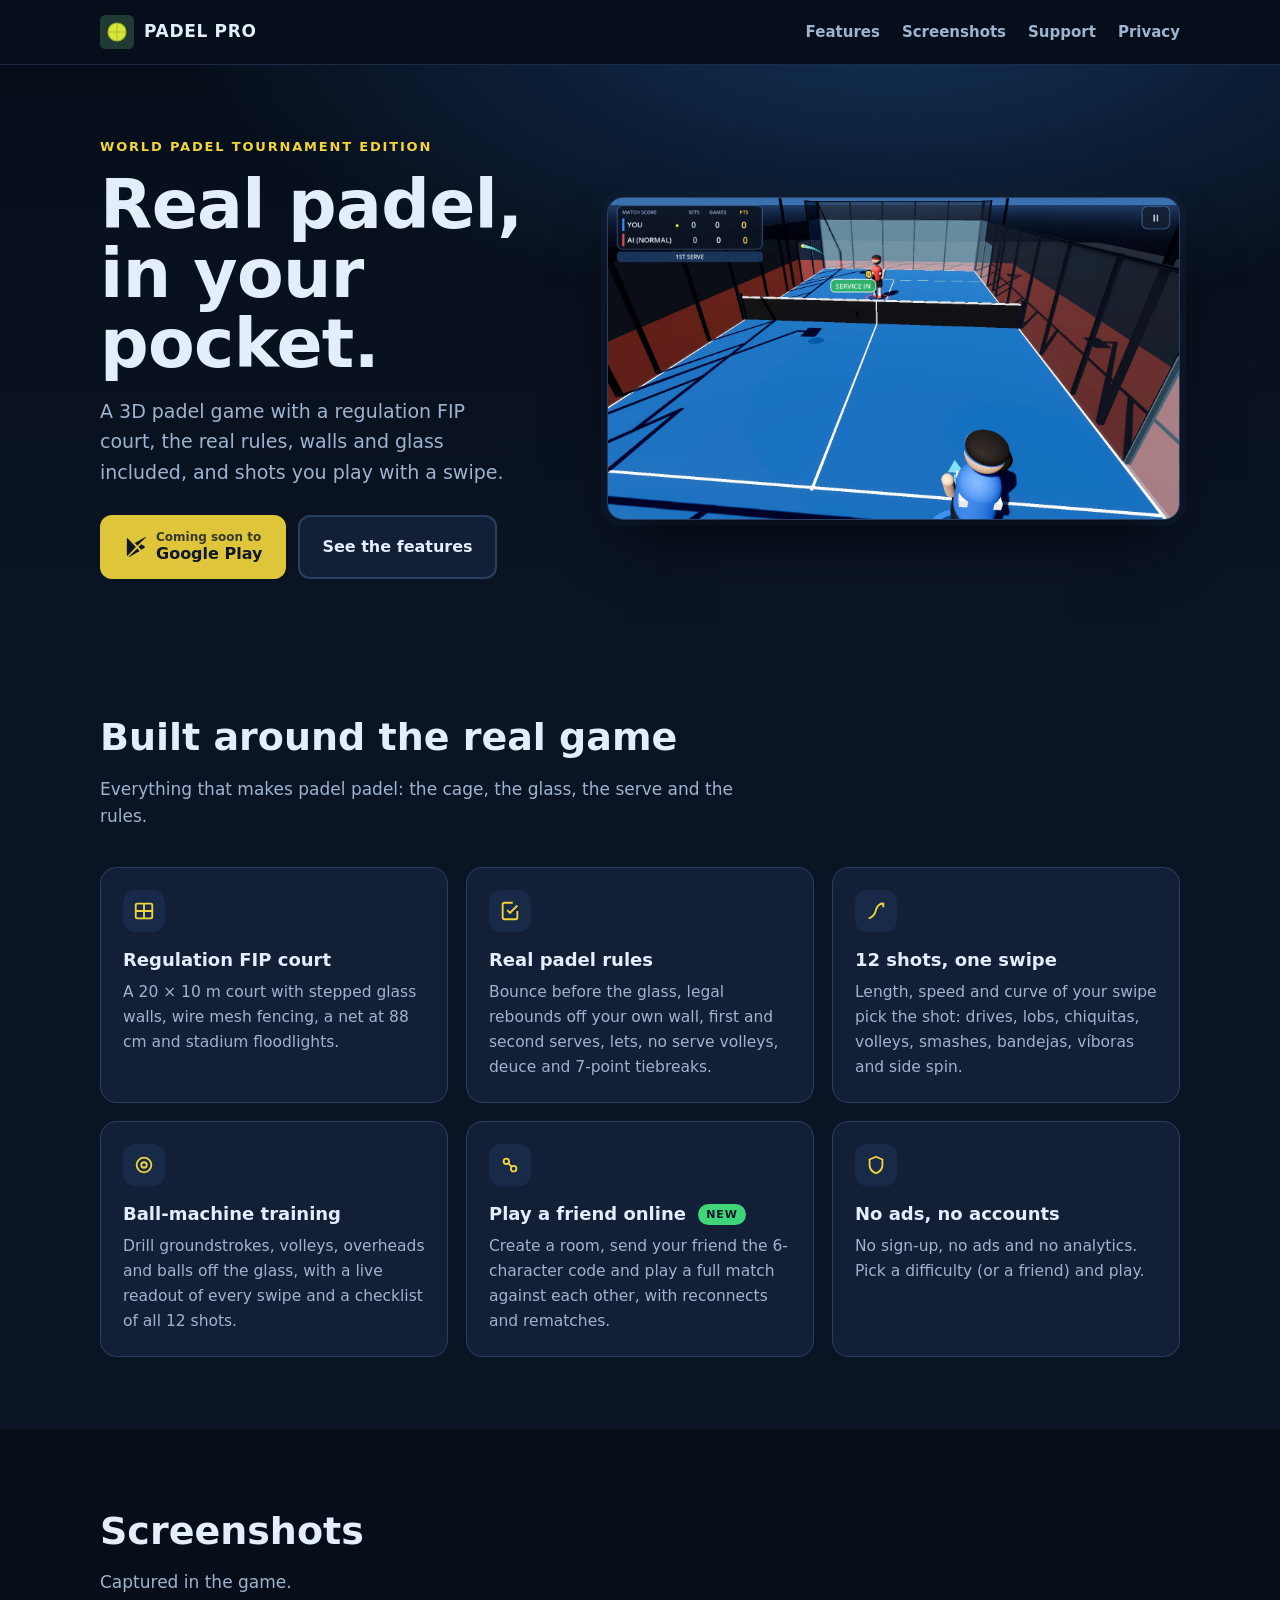
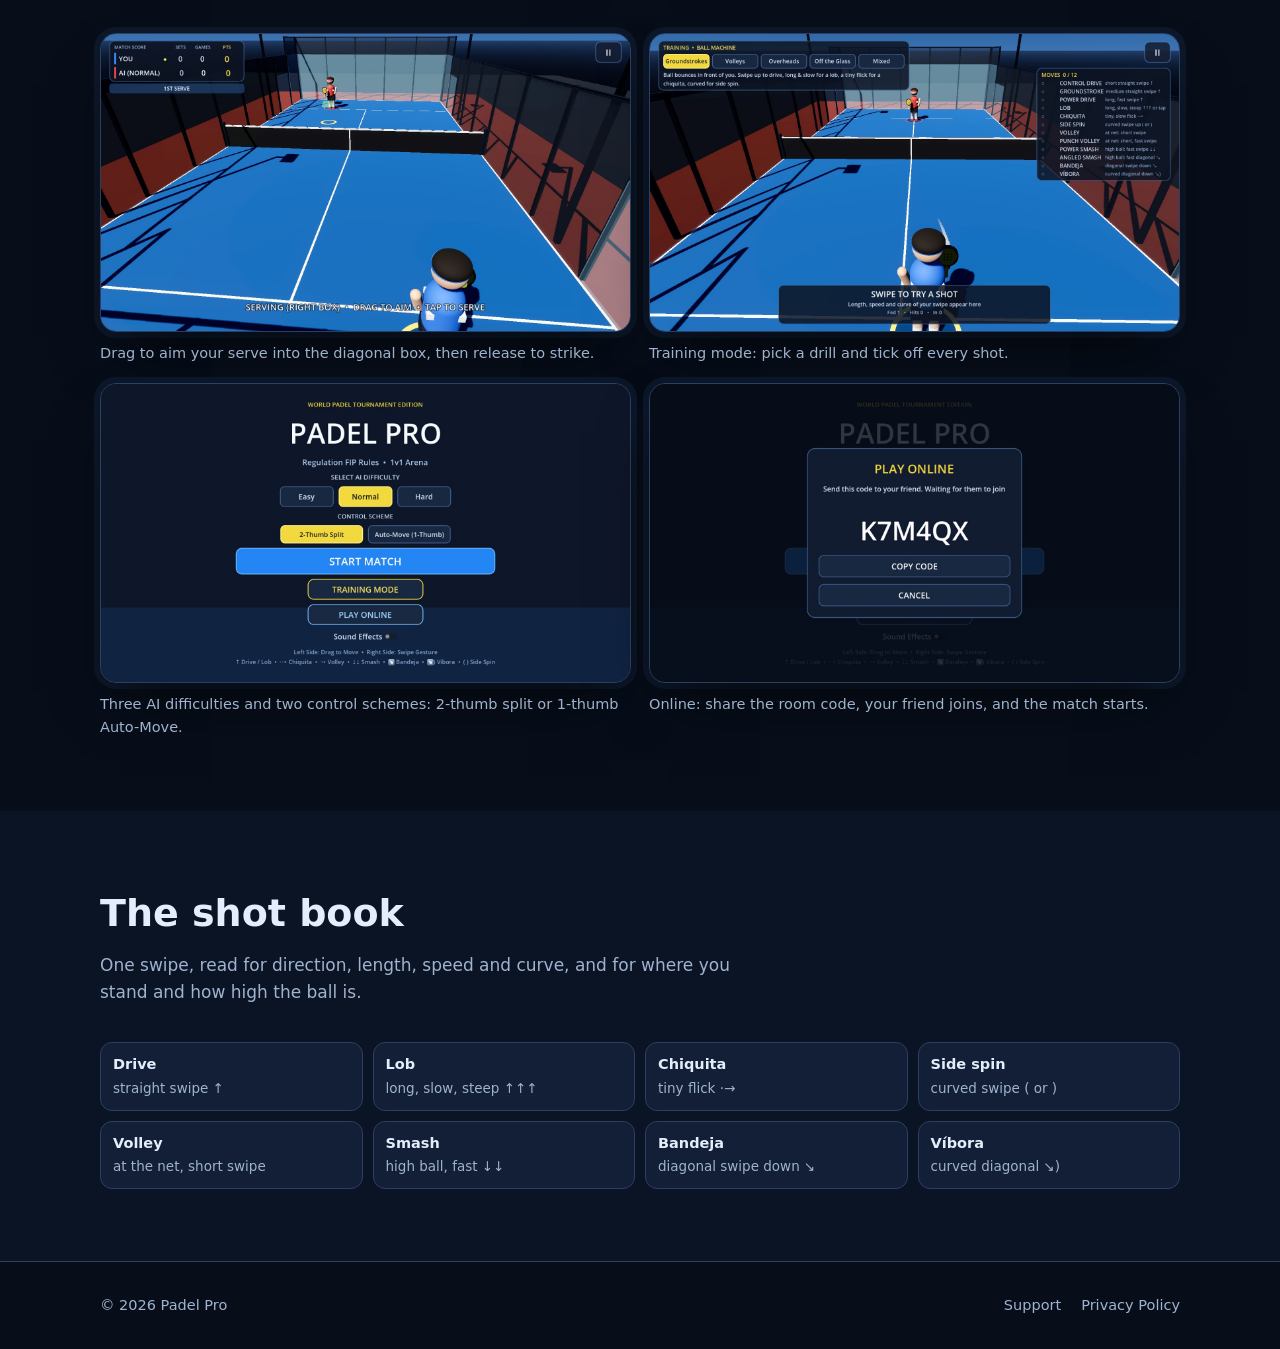
<file: index.html>
<!doctype html>
<html lang="en">
<head>
  <meta charset="utf-8">
  <meta name="viewport" content="width=device-width, initial-scale=1">
  <title>Padel Pro — Regulation padel on your phone</title>
  <meta name="description" content="Padel Pro is a 3D padel game for Android: a regulation FIP court, real padel rules, swipe-to-play shots, a ball-machine training mode and online matches with friends.">
  <meta name="theme-color" content="#070e1a">
  <link rel="icon" href="assets/img/icon.svg" type="image/svg+xml">
  <meta property="og:type" content="website">
  <meta property="og:title" content="Padel Pro — Regulation padel on your phone">
  <meta property="og:description" content="Real padel rules, swipe-to-play shots, a ball-machine training mode and online matches with friends.">
  <meta property="og:image" content="assets/img/rally.jpg">
  <link rel="stylesheet" href="assets/css/styles.css">
</head>
<body>
  <header class="site-header">
    <div class="wrap">
      <a class="brand" href="./"><img src="assets/img/icon.svg" alt="" width="34" height="34">PADEL PRO</a>
      <nav class="nav" aria-label="Main">
        <a class="hide-sm" href="#features">Features</a>
        <a class="hide-sm" href="#screenshots">Screenshots</a>
        <a href="support.html">Support</a>
        <a href="privacy.html">Privacy</a>
      </nav>
    </div>
  </header>

  <main>
    <section class="hero">
      <div class="wrap">
        <div>
          <p class="eyebrow">World Padel Tournament Edition</p>
          <h1>Real padel,<br>in your pocket.</h1>
          <p class="lead">A 3D padel game with a regulation FIP court, the real rules, walls and glass included, and shots you play with a swipe.</p>
          <div class="actions">
            <!-- Switch to the live listing once published:
                 https://play.google.com/store/apps/details?id=com.quartzodev.padelmaniac -->
            <a class="btn btn-primary" aria-disabled="true" role="link">
              <svg width="22" height="22" viewBox="0 0 24 24" aria-hidden="true"><path fill="currentColor" d="M3.6 2.2c-.3.3-.5.8-.5 1.4v16.8c0 .6.2 1.1.5 1.4l9.4-9.8L3.6 2.2Zm10.9 11.3 2.7 2.8-11 6.3c-.5.3-1 .3-1.4.2l9.7-9.3Zm0-3 9.7-9.3c-.4-.1-.9 0-1.4.2l-11 6.3 2.7 2.8Zm1.4 1.5 2.9-3 3.2 1.8c1 .6 1 1.8 0 2.4L18.8 15l-2.9-3Z"/></svg>
              <span class="label"><small>Coming soon to</small>Google Play</span>
            </a>
            <a class="btn btn-ghost" href="#features">See the features</a>
          </div>
        </div>
        <div class="shot">
          <img src="assets/img/rally.jpg" alt="A rally on the blue padel court: the opponent returns the serve while the scorebug shows the match score and a SERVICE IN call." width="1600" height="900">
        </div>
      </div>
    </section>

    <section id="features">
      <div class="wrap">
        <h2 class="section-title">Built around the real game</h2>
        <p class="section-lead">Everything that makes padel padel: the cage, the glass, the serve and the rules.</p>
        <div class="features">
          <article class="feature">
            <div class="icon"><svg viewBox="0 0 24 24" fill="none" stroke="currentColor" stroke-width="2" aria-hidden="true"><rect x="3" y="4" width="18" height="16" rx="1.5"/><path d="M3 12h18M12 4v16"/></svg></div>
            <h3>Regulation FIP court</h3>
            <p>A 20 × 10 m court with stepped glass walls, wire mesh fencing, a net at 88 cm and stadium floodlights.</p>
          </article>
          <article class="feature">
            <div class="icon"><svg viewBox="0 0 24 24" fill="none" stroke="currentColor" stroke-width="2" aria-hidden="true"><path d="M9 11l3 3 8-8"/><path d="M20 12v7a2 2 0 0 1-2 2H6a2 2 0 0 1-2-2V5a2 2 0 0 1 2-2h9"/></svg></div>
            <h3>Real padel rules</h3>
            <p>Bounce before the glass, legal rebounds off your own wall, first and second serves, lets, no serve volleys, deuce and 7-point tiebreaks.</p>
          </article>
          <article class="feature">
            <div class="icon"><svg viewBox="0 0 24 24" fill="none" stroke="currentColor" stroke-width="2" aria-hidden="true"><path d="M4 20c4-1 7-5 8-9s4-7 8-7"/><path d="M16 4h4v4"/></svg></div>
            <h3>12 shots, one swipe</h3>
            <p>Length, speed and curve of your swipe pick the shot: drives, lobs, chiquitas, volleys, smashes, bandejas, víboras and side spin.</p>
          </article>
          <article class="feature">
            <div class="icon"><svg viewBox="0 0 24 24" fill="none" stroke="currentColor" stroke-width="2" aria-hidden="true"><circle cx="12" cy="12" r="8"/><circle cx="12" cy="12" r="3"/></svg></div>
            <h3>Ball-machine training</h3>
            <p>Drill groundstrokes, volleys, overheads and balls off the glass, with a live readout of every swipe and a checklist of all 12 shots.</p>
          </article>
          <article class="feature">
            <div class="icon"><svg viewBox="0 0 24 24" fill="none" stroke="currentColor" stroke-width="2" aria-hidden="true"><circle cx="8" cy="8" r="3"/><circle cx="16" cy="16" r="3"/><path d="M10.5 10.5l3 3"/></svg></div>
            <h3>Play a friend online <span class="tag">New</span></h3>
            <p>Create a room, send your friend the 6-character code and play a full match against each other, with reconnects and rematches.</p>
          </article>
          <article class="feature">
            <div class="icon"><svg viewBox="0 0 24 24" fill="none" stroke="currentColor" stroke-width="2" aria-hidden="true"><path d="M12 3l7 3v6c0 4-3 7.5-7 9-4-1.5-7-5-7-9V6l7-3z"/></svg></div>
            <h3>No ads, no accounts</h3>
            <p>No sign-up, no ads and no analytics. Pick a difficulty (or a friend) and play.</p>
          </article>
        </div>
      </div>
    </section>

    <section id="screenshots" class="alt">
      <div class="wrap">
        <h2 class="section-title">Screenshots</h2>
        <p class="section-lead">Captured in the game.</p>
        <div class="gallery">
          <figure>
            <div class="shot"><img src="assets/img/serve.jpg" alt="Serving: a yellow target ring and light beam mark where the serve will land in the opponent's service box." width="1600" height="900" loading="lazy"></div>
            <figcaption>Drag to aim your serve into the diagonal box, then release to strike.</figcaption>
          </figure>
          <figure>
            <div class="shot"><img src="assets/img/training.jpg" alt="Training mode: drill selector at the top, the 12-shot checklist on the right and the swipe readout at the bottom." width="1600" height="900" loading="lazy"></div>
            <figcaption>Training mode: pick a drill and tick off every shot.</figcaption>
          </figure>
          <figure>
            <div class="shot"><img src="assets/img/menu.jpg" alt="Main menu with difficulty, control scheme, Start Match, Training Mode and Play Online buttons." width="1600" height="900" loading="lazy"></div>
            <figcaption>Three AI difficulties and two control schemes: 2-thumb split or 1-thumb Auto-Move.</figcaption>
          </figure>
          <figure>
            <div class="shot"><img src="assets/img/online.jpg" alt="Play Online panel showing the room code K7M4QX with Copy Code and Cancel buttons." width="1600" height="900" loading="lazy"></div>
            <figcaption>Online: share the room code, your friend joins, and the match starts.</figcaption>
          </figure>
        </div>
      </div>
    </section>

    <section id="shots">
      <div class="wrap">
        <h2 class="section-title">The shot book</h2>
        <p class="section-lead">One swipe, read for direction, length, speed and curve, and for where you stand and how high the ball is.</p>
        <div class="shots-list">
          <div class="chip"><strong>Drive</strong><span>straight swipe ↑</span></div>
          <div class="chip"><strong>Lob</strong><span>long, slow, steep ↑↑↑</span></div>
          <div class="chip"><strong>Chiquita</strong><span>tiny flick ·→</span></div>
          <div class="chip"><strong>Side spin</strong><span>curved swipe ( or )</span></div>
          <div class="chip"><strong>Volley</strong><span>at the net, short swipe</span></div>
          <div class="chip"><strong>Smash</strong><span>high ball, fast ↓↓</span></div>
          <div class="chip"><strong>Bandeja</strong><span>diagonal swipe down ↘</span></div>
          <div class="chip"><strong>Víbora</strong><span>curved diagonal ↘)</span></div>
        </div>
      </div>
    </section>
  </main>

  <footer class="site-footer">
    <div class="wrap">
      <span>© 2026 Padel Pro</span>
      <nav aria-label="Footer">
        <a href="support.html">Support</a>
        <a href="privacy.html">Privacy Policy</a>
      </nav>
    </div>
  </footer>
</body>
</html>
</file>
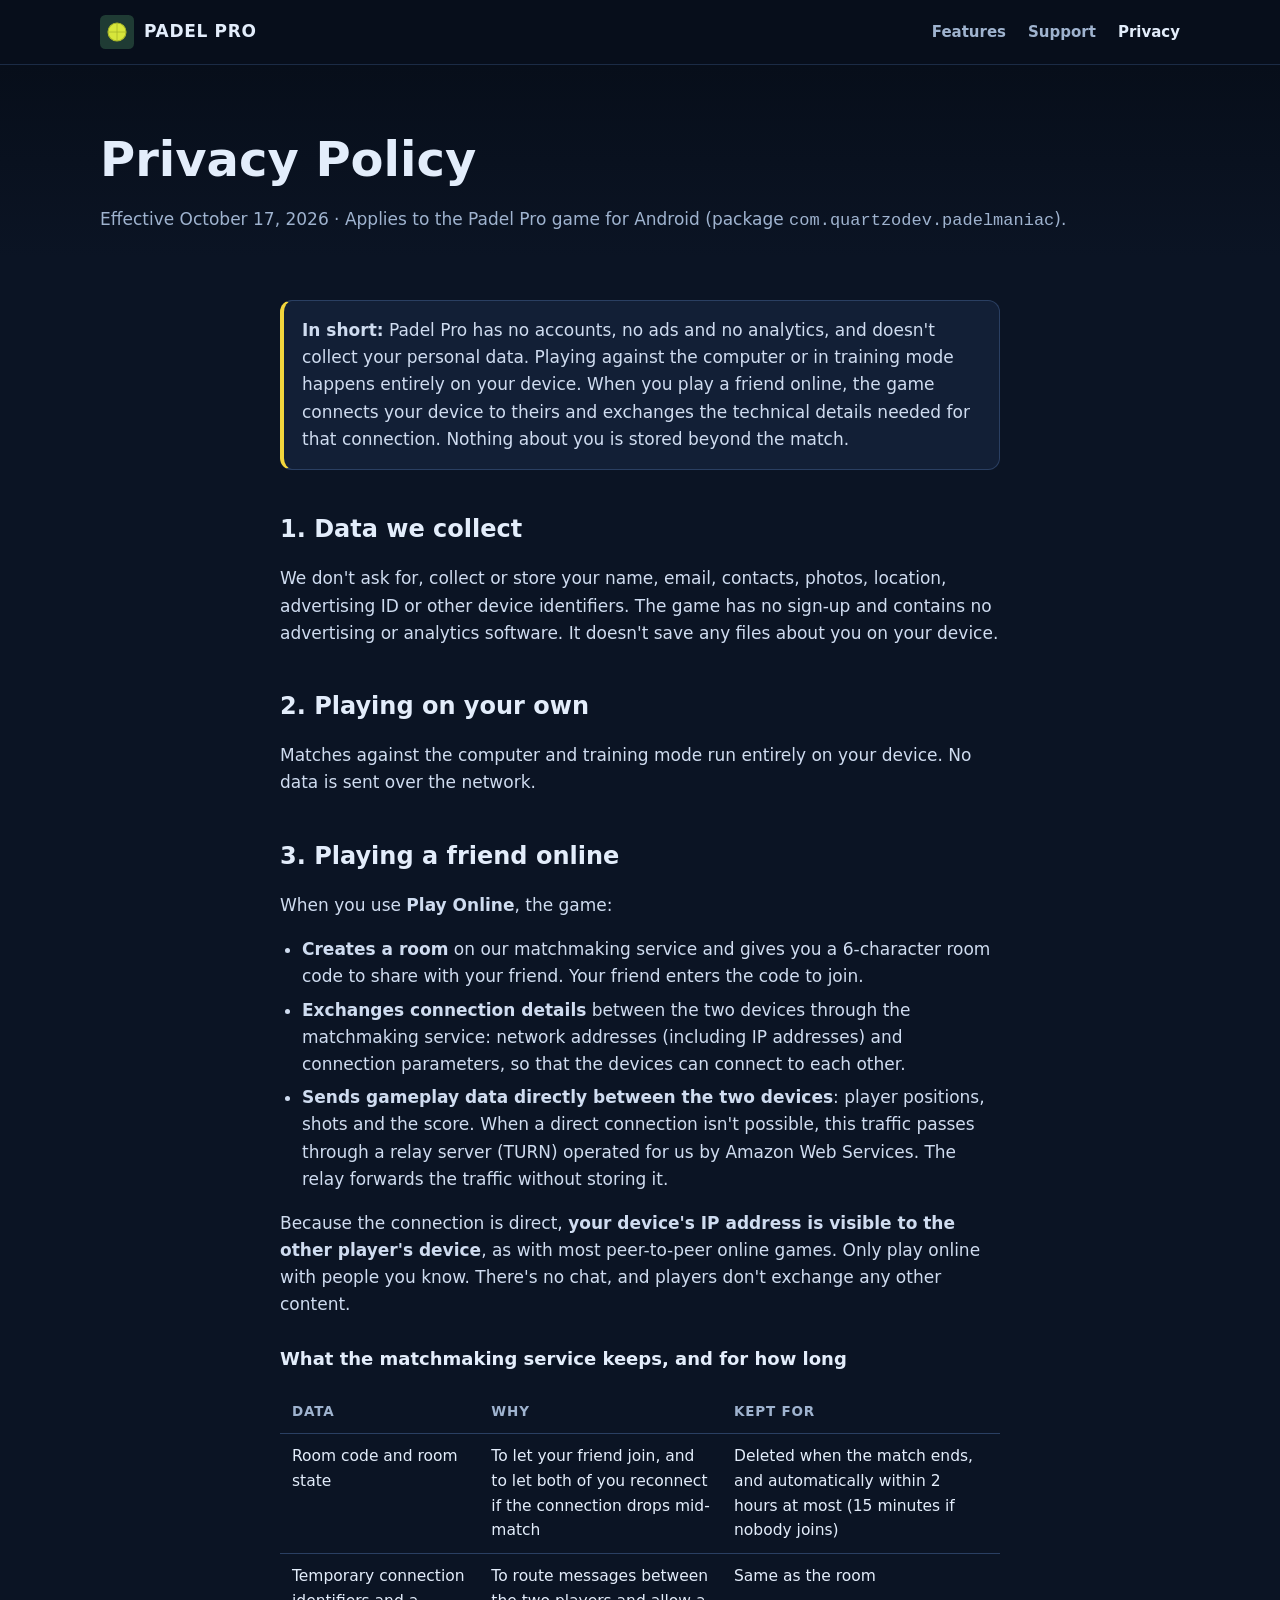
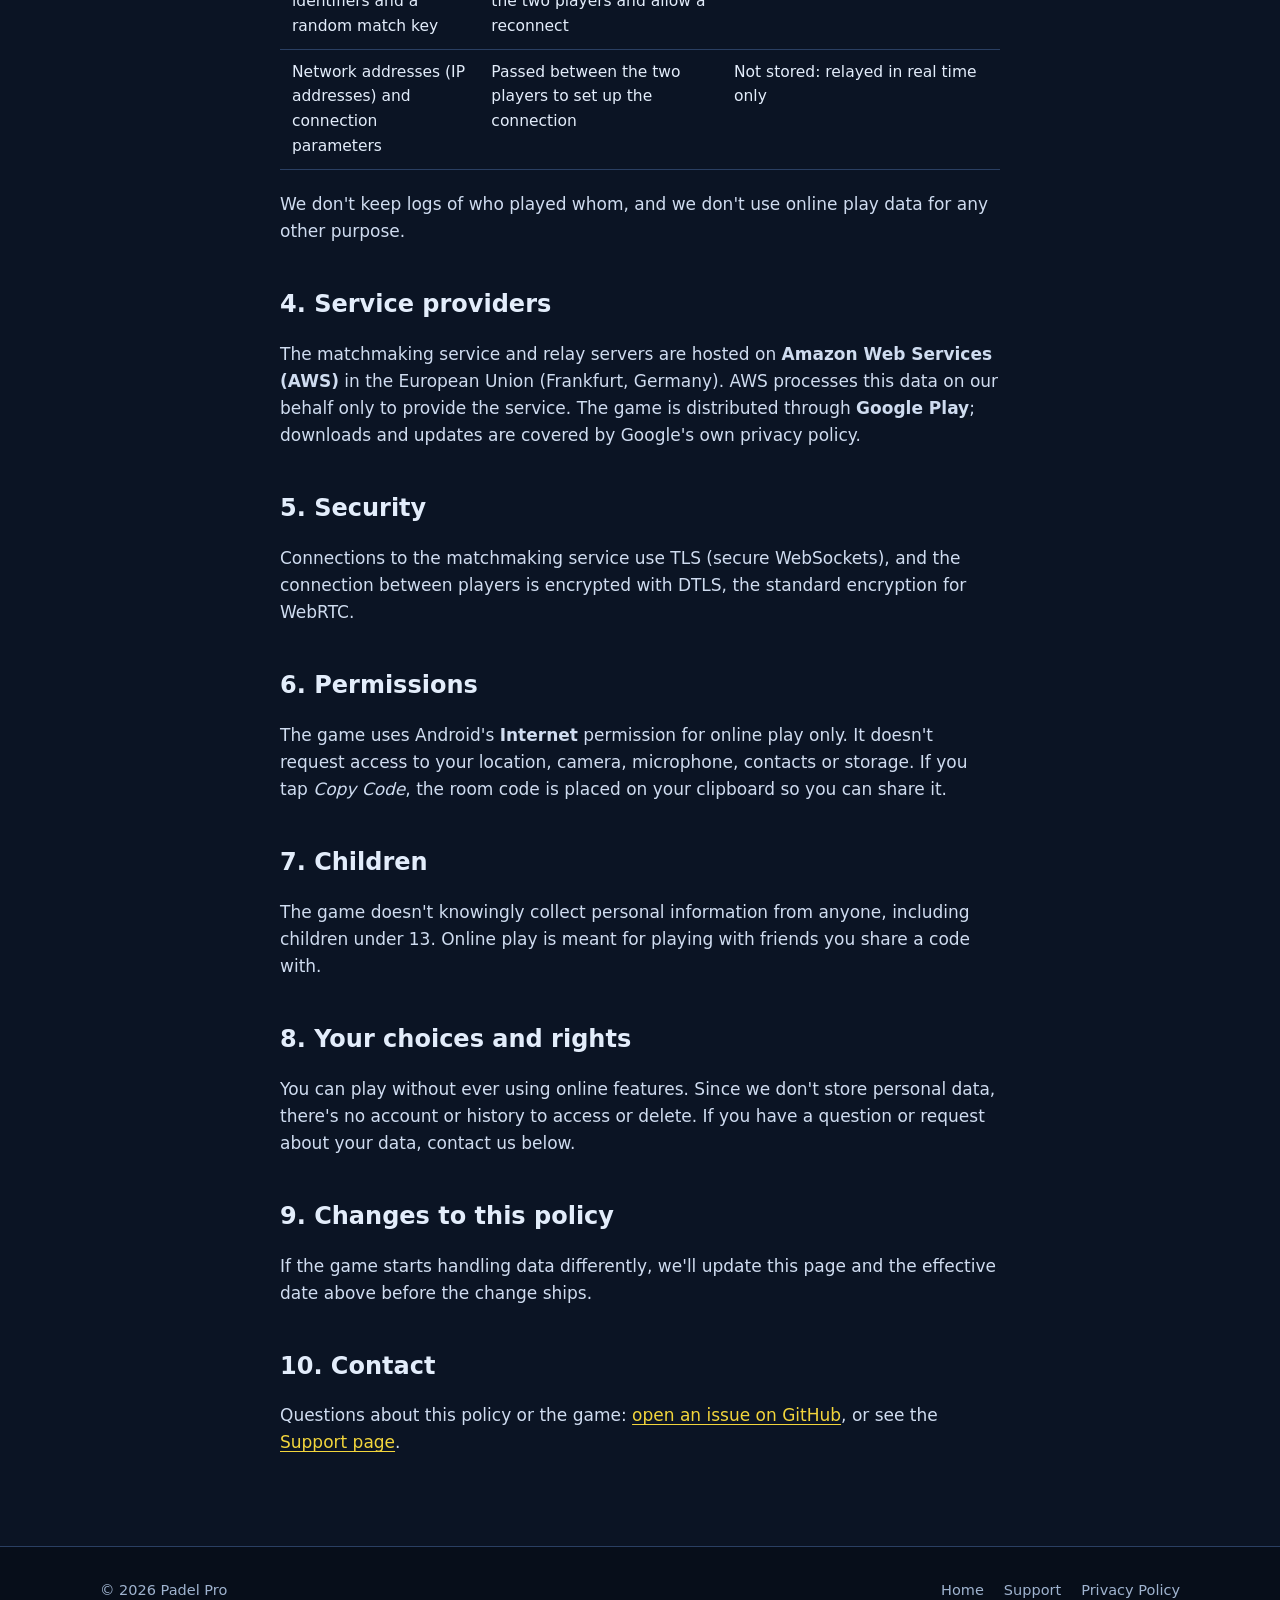
<file: privacy.html>
<!doctype html>
<html lang="en">
<head>
  <meta charset="utf-8">
  <meta name="viewport" content="width=device-width, initial-scale=1">
  <title>Privacy Policy — Padel Pro</title>
  <meta name="description" content="How Padel Pro handles your data: no accounts, no ads, no analytics. What online play exchanges and for how long.">
  <meta name="theme-color" content="#070e1a">
  <link rel="icon" href="assets/img/icon.svg" type="image/svg+xml">
  <link rel="stylesheet" href="assets/css/styles.css">
</head>
<body>
  <header class="site-header">
    <div class="wrap">
      <a class="brand" href="./"><img src="assets/img/icon.svg" alt="" width="34" height="34">PADEL PRO</a>
      <nav class="nav" aria-label="Main">
        <a class="hide-sm" href="./#features">Features</a>
        <a href="support.html">Support</a>
        <a href="privacy.html" aria-current="page">Privacy</a>
      </nav>
    </div>
  </header>

  <main>
    <div class="page-head">
      <div class="wrap">
        <h1>Privacy Policy</h1>
        <p>Effective October 17, 2026 · Applies to the Padel Pro game for Android (package <code>com.quartzodev.padelmaniac</code>).</p>
      </div>
    </div>

    <div class="wrap prose">
      <div class="callout">
        <p><strong>In short:</strong> Padel Pro has no accounts, no ads and no analytics, and doesn't collect your personal data. Playing against the computer or in training mode happens entirely on your device. When you play a friend online, the game connects your device to theirs and exchanges the technical details needed for that connection. Nothing about you is stored beyond the match.</p>
      </div>

      <h2>1. Data we collect</h2>
      <p>We don't ask for, collect or store your name, email, contacts, photos, location, advertising ID or other device identifiers. The game has no sign-up and contains no advertising or analytics software. It doesn't save any files about you on your device.</p>

      <h2>2. Playing on your own</h2>
      <p>Matches against the computer and training mode run entirely on your device. No data is sent over the network.</p>

      <h2>3. Playing a friend online</h2>
      <p>When you use <strong>Play Online</strong>, the game:</p>
      <ul>
        <li><strong>Creates a room</strong> on our matchmaking service and gives you a 6-character room code to share with your friend. Your friend enters the code to join.</li>
        <li><strong>Exchanges connection details</strong> between the two devices through the matchmaking service: network addresses (including IP addresses) and connection parameters, so that the devices can connect to each other.</li>
        <li><strong>Sends gameplay data directly between the two devices</strong>: player positions, shots and the score. When a direct connection isn't possible, this traffic passes through a relay server (TURN) operated for us by Amazon Web Services. The relay forwards the traffic without storing it.</li>
      </ul>
      <p>Because the connection is direct, <strong>your device's IP address is visible to the other player's device</strong>, as with most peer-to-peer online games. Only play online with people you know. There's no chat, and players don't exchange any other content.</p>

      <h3>What the matchmaking service keeps, and for how long</h3>
      <div class="table-scroll">
        <table class="data">
          <thead><tr><th>Data</th><th>Why</th><th>Kept for</th></tr></thead>
          <tbody>
            <tr><td>Room code and room state</td><td>To let your friend join, and to let both of you reconnect if the connection drops mid-match</td><td>Deleted when the match ends, and automatically within 2 hours at most (15 minutes if nobody joins)</td></tr>
            <tr><td>Temporary connection identifiers and a random match key</td><td>To route messages between the two players and allow a reconnect</td><td>Same as the room</td></tr>
            <tr><td>Network addresses (IP addresses) and connection parameters</td><td>Passed between the two players to set up the connection</td><td>Not stored: relayed in real time only</td></tr>
          </tbody>
        </table>
      </div>
      <p>We don't keep logs of who played whom, and we don't use online play data for any other purpose.</p>

      <h2>4. Service providers</h2>
      <p>The matchmaking service and relay servers are hosted on <strong>Amazon Web Services (AWS)</strong> in the European Union (Frankfurt, Germany). AWS processes this data on our behalf only to provide the service. The game is distributed through <strong>Google Play</strong>; downloads and updates are covered by Google's own privacy policy.</p>

      <h2>5. Security</h2>
      <p>Connections to the matchmaking service use TLS (secure WebSockets), and the connection between players is encrypted with DTLS, the standard encryption for WebRTC.</p>

      <h2>6. Permissions</h2>
      <p>The game uses Android's <strong>Internet</strong> permission for online play only. It doesn't request access to your location, camera, microphone, contacts or storage. If you tap <em>Copy Code</em>, the room code is placed on your clipboard so you can share it.</p>

      <h2>7. Children</h2>
      <p>The game doesn't knowingly collect personal information from anyone, including children under 13. Online play is meant for playing with friends you share a code with.</p>

      <h2>8. Your choices and rights</h2>
      <p>You can play without ever using online features. Since we don't store personal data, there's no account or history to access or delete. If you have a question or request about your data, contact us below.</p>

      <h2>9. Changes to this policy</h2>
      <p>If the game starts handling data differently, we'll update this page and the effective date above before the change ships.</p>

      <h2>10. Contact</h2>
      <p>Questions about this policy or the game: <a href="https://github.com/victoraldir/padelmaniac-website/issues">open an issue on GitHub</a>, or see the <a href="support.html">Support page</a>.</p>
    </div>
  </main>

  <footer class="site-footer">
    <div class="wrap">
      <span>© 2026 Padel Pro</span>
      <nav aria-label="Footer">
        <a href="./">Home</a>
        <a href="support.html">Support</a>
        <a href="privacy.html">Privacy Policy</a>
      </nav>
    </div>
  </footer>
</body>
</html>
</file>
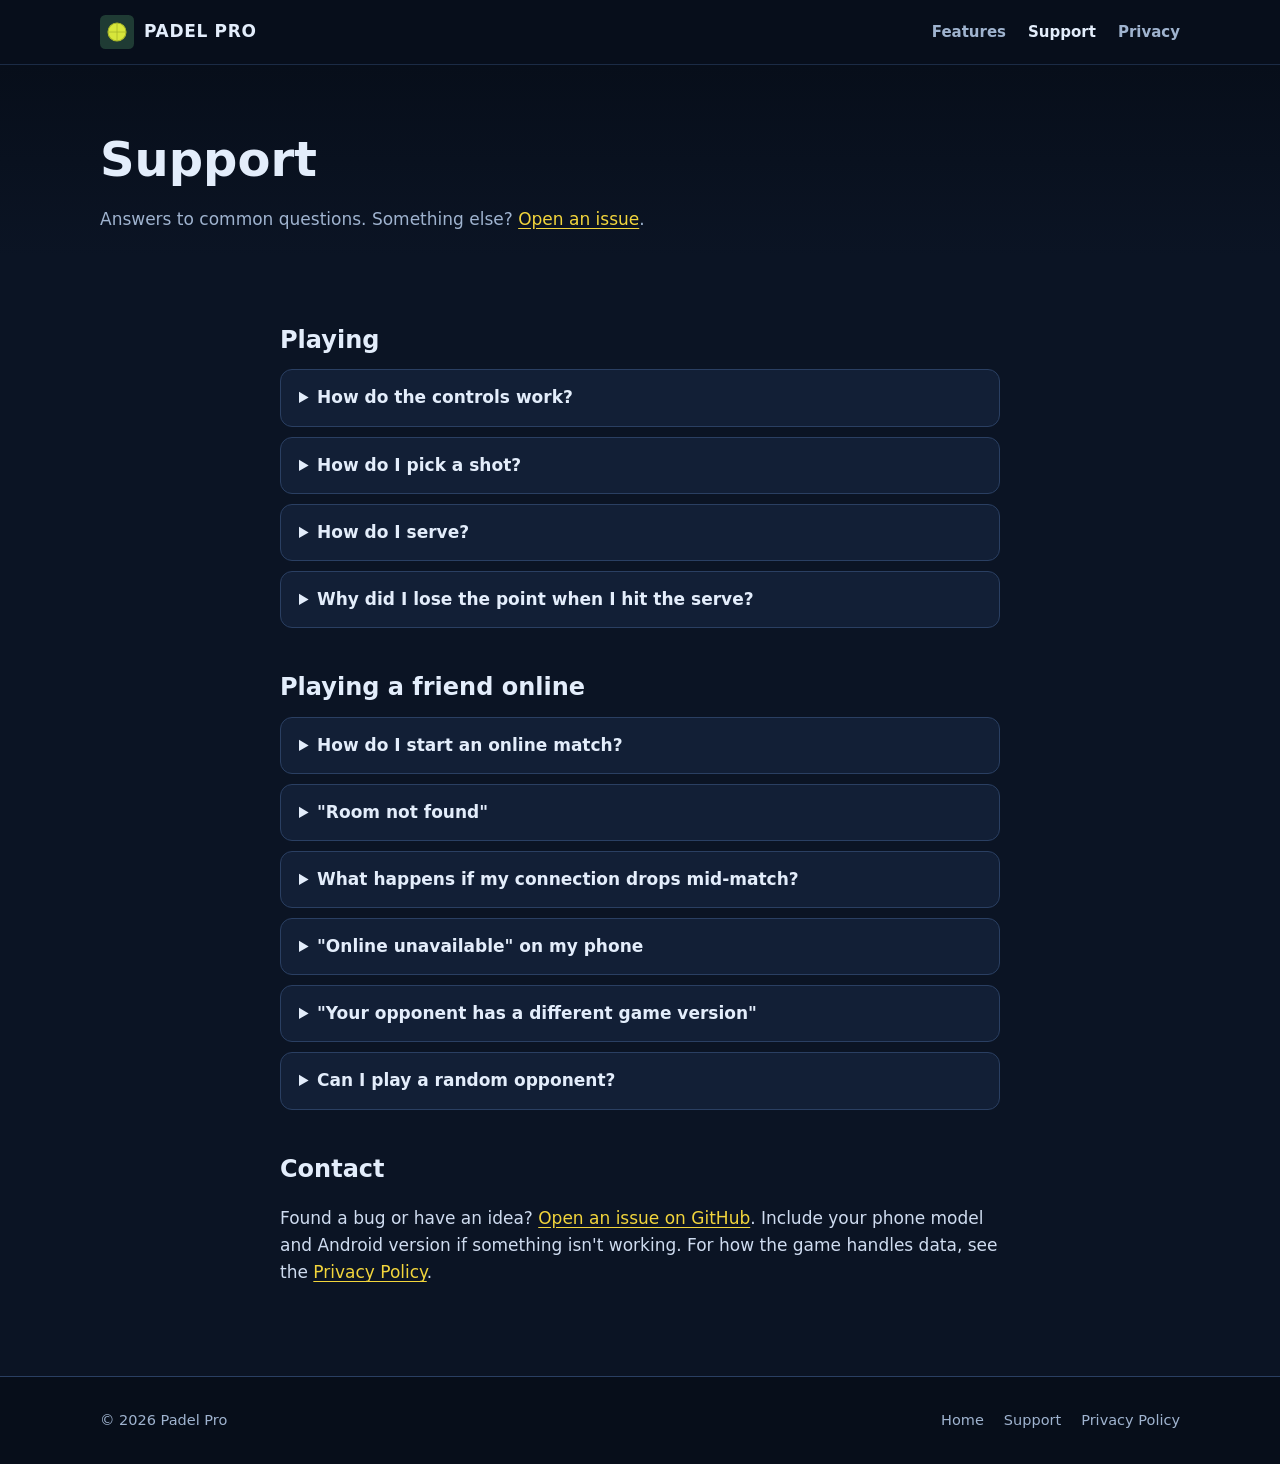
<file: support.html>
<!doctype html>
<html lang="en">
<head>
  <meta charset="utf-8">
  <meta name="viewport" content="width=device-width, initial-scale=1">
  <title>Support — Padel Pro</title>
  <meta name="description" content="Help with Padel Pro: controls, shots, training mode and playing a friend online.">
  <meta name="theme-color" content="#070e1a">
  <link rel="icon" href="assets/img/icon.svg" type="image/svg+xml">
  <link rel="stylesheet" href="assets/css/styles.css">
</head>
<body>
  <header class="site-header">
    <div class="wrap">
      <a class="brand" href="./"><img src="assets/img/icon.svg" alt="" width="34" height="34">PADEL PRO</a>
      <nav class="nav" aria-label="Main">
        <a class="hide-sm" href="./#features">Features</a>
        <a href="support.html" aria-current="page">Support</a>
        <a href="privacy.html">Privacy</a>
      </nav>
    </div>
  </header>

  <main>
    <div class="page-head">
      <div class="wrap">
        <h1>Support</h1>
        <p>Answers to common questions. Something else? <a href="https://github.com/victoraldir/padelmaniac-website/issues">Open an issue</a>.</p>
      </div>
    </div>

    <div class="wrap prose">
      <h2>Playing</h2>
      <details class="faq">
        <summary>How do the controls work?</summary>
        <p>Choose a control scheme on the main menu (you can switch it from the pause screen too):</p>
        <p><strong>2-Thumb Split:</strong> drag on the left half of the screen to move, swipe on the right half to hit.</p>
        <p><strong>Auto-Move (1-Thumb):</strong> your player moves to the ball on their own; swipe anywhere to hit.</p>
      </details>
      <details class="faq">
        <summary>How do I pick a shot?</summary>
        <p>The swipe decides: a straight swipe up is a drive (longer and faster hits harder), a long slow steep swipe is a lob, a tiny flick is a chiquita, and a curved swipe adds side spin. At the net a short swipe volleys. On a high ball, a fast swipe down smashes, a diagonal swipe down plays a bandeja, and a curved diagonal plays a víbora. Training mode shows a live readout of every swipe.</p>
      </details>
      <details class="faq">
        <summary>How do I serve?</summary>
        <p>Drag left or right to move the target ring inside the diagonal service box, then release to serve. You get a first and a second serve. A serve that clips the net and lands in the box is a let.</p>
      </details>
      <details class="faq">
        <summary>Why did I lose the point when I hit the serve?</summary>
        <p>In padel the receiver must let the serve bounce before hitting it. Volleying the serve gives the point to the server.</p>
      </details>

      <h2>Playing a friend online</h2>
      <details class="faq">
        <summary>How do I start an online match?</summary>
        <p>Tap <strong>Play Online → Create Room</strong> and send your friend the 6-character code. They tap <strong>Play Online</strong>, enter the code and tap <strong>Join</strong>. Once you're connected, the player who created the room taps <strong>Start Match</strong>.</p>
      </details>
      <details class="faq">
        <summary>"Room not found"</summary>
        <p>Check the code: codes never contain 0, O, 1, I, L or U. A code works once, and expires if nobody joins within 15 minutes. Ask your friend to create a new room.</p>
      </details>
      <details class="faq">
        <summary>What happens if my connection drops mid-match?</summary>
        <p>Both games pause and show a reconnect countdown. If you're back within 30 seconds, the interrupted point is replayed and the score stays as it was. If you don't make it back in time, the match is forfeited to your opponent.</p>
      </details>
      <details class="faq">
        <summary>"Online unavailable" on my phone</summary>
        <p>Online play needs a 64-bit Android device. Matches against the computer and training mode work on every device.</p>
      </details>
      <details class="faq">
        <summary>"Your opponent has a different game version"</summary>
        <p>Both players need the same version of the game. Update from Google Play on both devices and try again.</p>
      </details>
      <details class="faq">
        <summary>Can I play a random opponent?</summary>
        <p>Not yet: online matches are with friends you share a room code with.</p>
      </details>

      <h2>Contact</h2>
      <p>Found a bug or have an idea? <a href="https://github.com/victoraldir/padelmaniac-website/issues">Open an issue on GitHub</a>. Include your phone model and Android version if something isn't working. For how the game handles data, see the <a href="privacy.html">Privacy Policy</a>.</p>
    </div>
  </main>

  <footer class="site-footer">
    <div class="wrap">
      <span>© 2026 Padel Pro</span>
      <nav aria-label="Footer">
        <a href="./">Home</a>
        <a href="support.html">Support</a>
        <a href="privacy.html">Privacy Policy</a>
      </nav>
    </div>
  </footer>
</body>
</html>
</file>
<file: assets/css/styles.css>
/* Padel Pro website: colors taken from the game's menu and HUD. */
:root {
  --bg: #0b1424;
  --bg-deep: #070e1a;
  --surface: #121f36;
  --surface-2: #182a47;
  --border: #2a3f62;
  --text: #e3edfb;
  --muted: #9fb3cf;
  --yellow: #f2d53c;
  --yellow-ink: #10182a;
  --blue: #2e8bf5;
  --court: #1d6fd0;
  --green: #3fd67a;
  --radius: 16px;
  --max: 1120px;
  --gutter: 20px;
  color-scheme: dark;
}

* { box-sizing: border-box; }

html { scroll-behavior: smooth; }

body {
  margin: 0;
  background: var(--bg);
  color: var(--text);
  font-family: system-ui, -apple-system, "Segoe UI", Roboto, "Noto Sans", Ubuntu, sans-serif;
  font-size: 17px;
  line-height: 1.6;
  -webkit-font-smoothing: antialiased;
}

a { color: var(--yellow); text-underline-offset: 3px; }
a:hover { color: #fff1a0; }
img { max-width: 100%; display: block; }

.wrap { max-width: var(--max); margin: 0 auto; padding: 0 var(--gutter); }

/* --- Header --------------------------------------------------------------- */
.site-header {
  position: sticky;
  top: 0;
  z-index: 10;
  background: rgba(7, 14, 26, 0.86);
  backdrop-filter: blur(10px);
  border-bottom: 1px solid rgba(42, 63, 98, 0.6);
}
.site-header .wrap { display: flex; align-items: center; justify-content: space-between; height: 64px; gap: 16px; }
.brand { display: flex; align-items: center; gap: 10px; color: var(--text); text-decoration: none; font-weight: 800; letter-spacing: 0.04em; }
.brand img { width: 34px; height: 34px; }
.brand:hover { color: var(--text); }
.nav { display: flex; gap: 22px; }
.nav a { color: var(--muted); text-decoration: none; font-size: 15px; font-weight: 600; }
.nav a:hover, .nav a[aria-current="page"] { color: var(--text); }

/* --- Buttons -------------------------------------------------------------- */
.btn {
  display: inline-flex; align-items: center; gap: 10px;
  padding: 14px 22px; border-radius: 12px;
  font-weight: 700; font-size: 16px; text-decoration: none;
  border: 2px solid transparent;
}
.btn-primary { background: var(--yellow); color: var(--yellow-ink); }
.btn-primary:hover { background: #ffe466; color: var(--yellow-ink); }
.btn-ghost { border-color: var(--border); color: var(--text); background: var(--surface); }
.btn-ghost:hover { border-color: var(--blue); color: var(--text); }
.btn[aria-disabled="true"] { cursor: default; opacity: 0.92; }
.btn small { display: block; font-weight: 600; font-size: 12px; opacity: 0.8; line-height: 1.1; }
.btn .label { line-height: 1.2; text-align: left; }

/* --- Hero ----------------------------------------------------------------- */
.hero {
  background:
    radial-gradient(1200px 500px at 70% -10%, rgba(46, 139, 245, 0.28), transparent 60%),
    linear-gradient(180deg, var(--bg-deep), var(--bg));
  padding: 72px 0 56px;
}
.hero .wrap { display: grid; grid-template-columns: 1fr 1.25fr; gap: 48px; align-items: center; }
.eyebrow { color: var(--yellow); font-weight: 800; letter-spacing: 0.14em; font-size: 13px; text-transform: uppercase; margin: 0 0 12px; }
.hero h1 { font-size: clamp(40px, 6vw, 68px); line-height: 1.02; margin: 0 0 18px; letter-spacing: -0.01em; }
.hero p.lead { color: var(--muted); font-size: 19px; margin: 0 0 28px; max-width: 34ch; }
.hero .actions { display: flex; flex-wrap: wrap; gap: 12px; }
.shot {
  border-radius: var(--radius);
  border: 1px solid var(--border);
  box-shadow: 0 30px 60px -20px rgba(0, 0, 0, 0.7), 0 0 0 6px rgba(18, 31, 54, 0.6);
  overflow: hidden;
  background: var(--surface);
}
.shot img { width: 100%; height: auto; aspect-ratio: 16 / 9; object-fit: cover; }

/* --- Sections ------------------------------------------------------------- */
section { padding: 72px 0; }
section.alt { background: var(--bg-deep); }
.section-title { font-size: clamp(28px, 3.6vw, 38px); margin: 0 0 8px; }
.section-lead { color: var(--muted); margin: 0 0 36px; max-width: 60ch; }

.features { display: grid; grid-template-columns: repeat(3, 1fr); gap: 18px; }
.feature {
  background: var(--surface);
  border: 1px solid var(--border);
  border-radius: var(--radius);
  padding: 22px;
}
.feature .icon {
  width: 42px; height: 42px; border-radius: 12px;
  display: grid; place-items: center;
  background: var(--surface-2); color: var(--yellow);
  margin-bottom: 14px;
}
.feature .icon svg { width: 22px; height: 22px; }
.feature h3 { margin: 0 0 6px; font-size: 18px; }
.feature p { margin: 0; color: var(--muted); font-size: 15.5px; }
.tag { display: inline-block; font-size: 11px; font-weight: 800; letter-spacing: 0.08em; text-transform: uppercase; color: var(--yellow-ink); background: var(--green); border-radius: 999px; padding: 2px 8px; margin-left: 6px; vertical-align: 2px; }

.gallery { display: grid; grid-template-columns: repeat(2, 1fr); gap: 18px; }
.gallery figure { margin: 0; }
.gallery figcaption { color: var(--muted); font-size: 14.5px; margin-top: 10px; }

.shots-list { display: grid; grid-template-columns: repeat(4, 1fr); gap: 10px; margin-top: 8px; }
.chip { background: var(--surface); border: 1px solid var(--border); border-radius: 12px; padding: 10px 12px; font-size: 14.5px; }
.chip strong { display: block; color: var(--text); }
.chip span { color: var(--muted); font-size: 13.5px; }

/* --- Prose pages (privacy, support) --------------------------------------- */
.page-head { background: linear-gradient(180deg, var(--bg-deep), var(--bg)); padding: 56px 0 24px; }
.page-head h1 { font-size: clamp(34px, 5vw, 48px); margin: 0 0 8px; }
.page-head p { color: var(--muted); margin: 0; }
.prose { max-width: 760px; padding-top: 24px; padding-bottom: 72px; }
.prose h2 { font-size: 24px; margin: 40px 0 10px; }
.prose h3 { font-size: 18px; margin: 26px 0 6px; }
.prose p, .prose li { color: #cfdcf0; }
.prose ul { padding-left: 22px; }
.prose li { margin: 6px 0; }
.callout {
  background: var(--surface); border: 1px solid var(--border); border-left: 4px solid var(--yellow);
  border-radius: 12px; padding: 16px 18px; margin: 18px 0;
}
.callout p { margin: 0; }
table.data { width: 100%; border-collapse: collapse; margin: 12px 0 4px; font-size: 15.5px; }
table.data th, table.data td { text-align: left; padding: 10px 12px; border-bottom: 1px solid var(--border); vertical-align: top; }
table.data th { color: var(--muted); font-weight: 700; font-size: 13.5px; text-transform: uppercase; letter-spacing: 0.06em; }
.table-scroll { overflow-x: auto; }

details.faq { background: var(--surface); border: 1px solid var(--border); border-radius: 12px; padding: 14px 18px; margin: 10px 0; }
details.faq summary { cursor: pointer; font-weight: 700; color: var(--text); }
details.faq[open] summary { margin-bottom: 8px; }
details.faq p { margin: 6px 0; }

/* --- Footer --------------------------------------------------------------- */
.site-footer { border-top: 1px solid var(--border); background: var(--bg-deep); padding: 32px 0; color: var(--muted); font-size: 14.5px; }
.site-footer .wrap { display: flex; flex-wrap: wrap; justify-content: space-between; gap: 16px; align-items: center; }
.site-footer nav { display: flex; gap: 20px; flex-wrap: wrap; }
.site-footer a { color: var(--muted); text-decoration: none; }
.site-footer a:hover { color: var(--text); }

/* --- Responsive ----------------------------------------------------------- */
@media (max-width: 900px) {
  .hero .wrap { grid-template-columns: 1fr; gap: 32px; }
  .features { grid-template-columns: repeat(2, 1fr); }
  .shots-list { grid-template-columns: repeat(2, 1fr); }
}
@media (max-width: 640px) {
  :root { --gutter: 16px; }
  .nav { gap: 14px; }
  .nav a.hide-sm { display: none; }
  .hero { padding: 44px 0 36px; }
  section { padding: 52px 0; }
  .features, .gallery { grid-template-columns: 1fr; }
}
</file>
